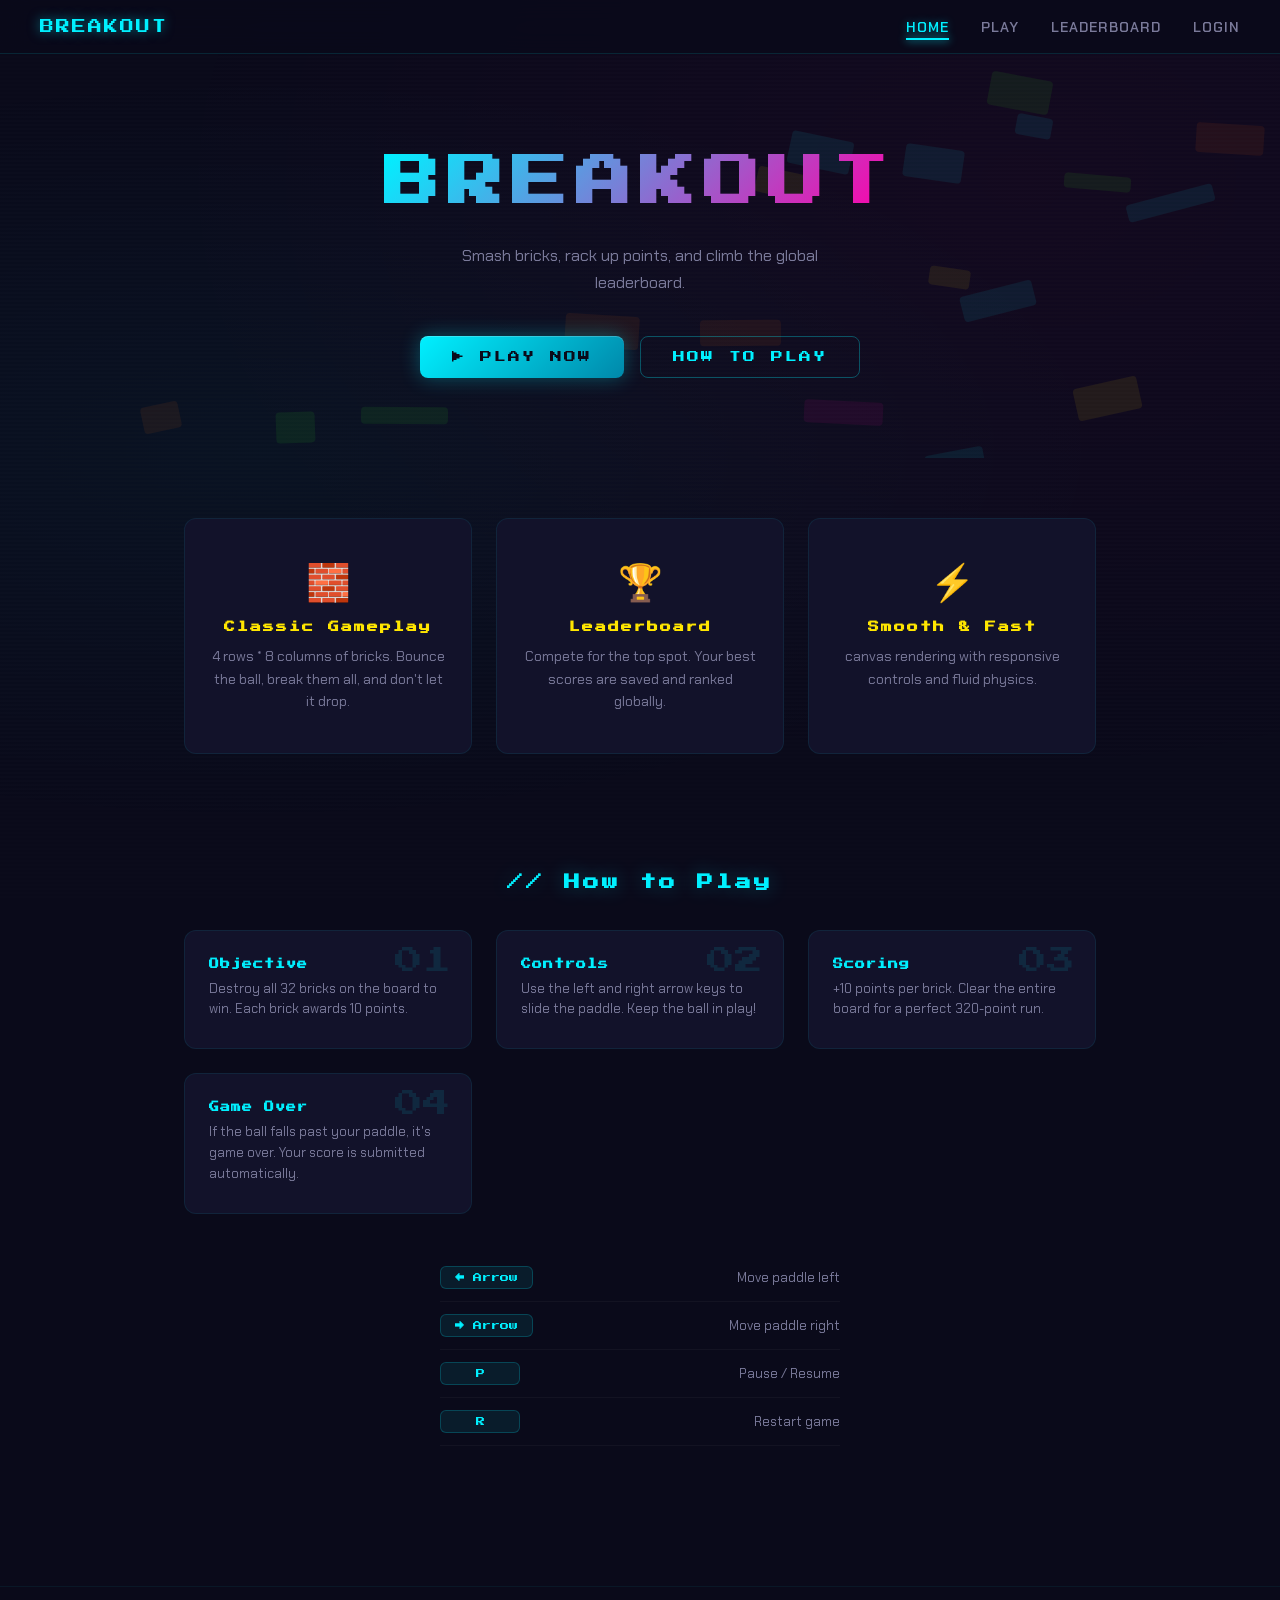
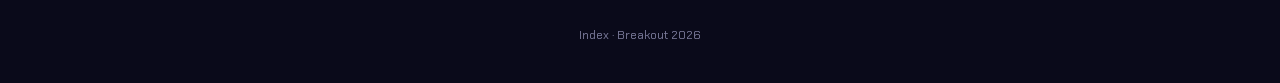
<file: index.html>
<!doctype html>
<html lang="en">
  <head>
    <meta charset="UTF-8" />
    <meta name="viewport" content="width=device-width, initial-scale=1.0" />
    <meta name="author" content="Tony Baxter" />
    <meta
      name="description"
      content="Breakout — a classic arcade brick-breaker game."
    />
    <title>Breakout — Home</title>
    <link rel="stylesheet" href="include/style.css" />
    <link rel="stylesheet" href="include/index.css" />
    <script src="include/index.js" defer></script>
  </head>
  <body>
    <!-- NAV -->
    <nav>
      <a href="index.html" class="nav-logo">BREAKOUT</a>
      <ul class="nav-links">
        <li><a href="index.html" class="active">Home</a></li>
        <li><a href="game.html">Play</a></li>
        <li><a href="leaderboard.html">Leaderboard</a></li>
        <li><a href="login.html" id="nav-auth-link">Login</a></li>
      </ul>
    </nav>

    <!-- HERO -->
    <section class="hero">
      <div class="hero-bricks" id="heroBricks"></div>
      <h1 class="hero-title fade-in"><span>BREAKOUT</span></h1>
      <p class="hero-sub fade-in fade-in-delay-1">
        Smash bricks, rack up points, and climb the global leaderboard.
      </p>
      <div class="hero-actions fade-in fade-in-delay-2">
        <a href="game.html" class="btn btn-primary">▶ Play Now</a>
        <a href="#how-to-play" class="btn btn-secondary">How to Play</a>
      </div>
    </section>

    <!-- FEATURES -->
    <section class="features">
      <div class="container">
        <div class="features-grid">
          <div class="card feature-card fade-in fade-in-delay-1">
            <div class="feature-icon">🧱</div>
            <h3>Classic Gameplay</h3>
            <p>
              4 rows * 8 columns of bricks. Bounce the ball, break them all, and
              don't let it drop.
            </p>
          </div>
          <div class="card feature-card fade-in fade-in-delay-2">
            <div class="feature-icon">🏆</div>
            <h3>Leaderboard</h3>
            <p>
              Compete for the top spot. Your best scores are saved and ranked
              globally.
            </p>
          </div>
          <div class="card feature-card fade-in fade-in-delay-3">
            <div class="feature-icon">⚡</div>
            <h3>Smooth &amp; Fast</h3>
            <p>canvas rendering with responsive controls and fluid physics.</p>
          </div>
        </div>
      </div>
    </section>

    <!-- HOW TO PLAY -->
    <section class="how-to-play" id="how-to-play">
      <div class="container">
        <h2 class="section-title text-center fade-in">// How to Play</h2>

        <div class="rules-grid">
          <div class="card rule-card fade-in fade-in-delay-1">
            <span class="rule-number">01</span>
            <h4>Objective</h4>
            <p>
              Destroy all 32 bricks on the board to win. Each brick awards 10
              points.
            </p>
          </div>
          <div class="card rule-card fade-in fade-in-delay-2">
            <span class="rule-number">02</span>
            <h4>Controls</h4>
            <p>
              Use the left and right arrow keys to slide the paddle. Keep the
              ball in play!
            </p>
          </div>
          <div class="card rule-card fade-in fade-in-delay-3">
            <span class="rule-number">03</span>
            <h4>Scoring</h4>
            <p>
              +10 points per brick. Clear the entire board for a perfect
              320-point run.
            </p>
          </div>
          <div class="card rule-card fade-in fade-in-delay-4">
            <span class="rule-number">04</span>
            <h4>Game Over</h4>
            <p>
              If the ball falls past your paddle, it's game over. Your score is
              submitted automatically.
            </p>
          </div>
        </div>

        <div class="controls-table fade-in fade-in-delay-3">
          <div class="controls-row">
            <span class="key">← Arrow</span>
            <span>Move paddle left</span>
          </div>
          <div class="controls-row">
            <span class="key">→ Arrow</span>
            <span>Move paddle right</span>
          </div>
          <div class="controls-row">
            <span class="key">P</span>
            <span>Pause / Resume</span>
          </div>
          <div class="controls-row">
            <span class="key">R</span>
            <span>Restart game</span>
          </div>
        </div>
      </div>
    </section>

    <!-- FOOTER -->
    <footer>
      <p>Index · Breakout 2026</p>
    </footer>
  </body>
</html>
</file>
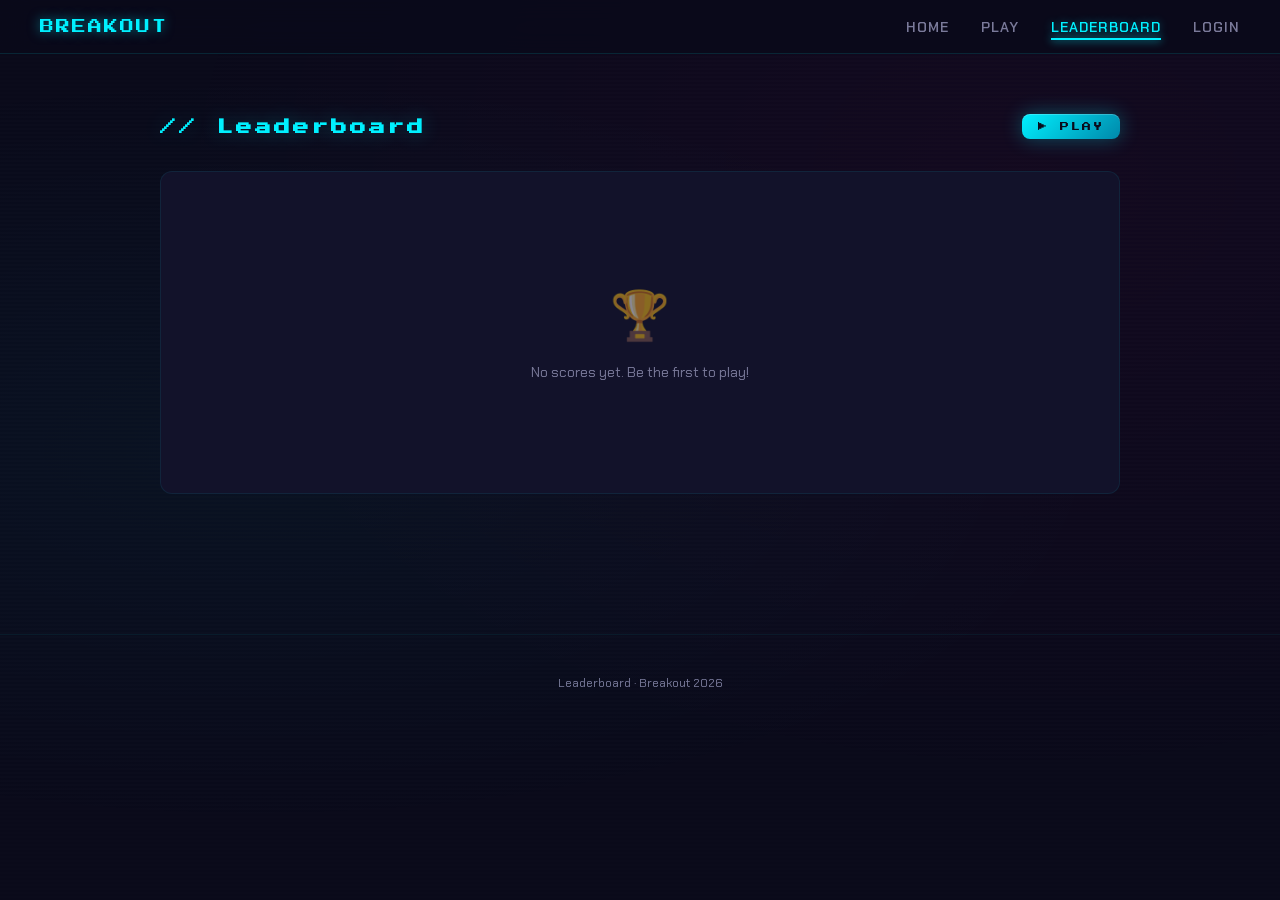
<file: leaderboard.html>
<!doctype html>
<html lang="en">
  <head>
    <meta charset="UTF-8" />
    <meta name="viewport" content="width=device-width, initial-scale=1.0" />
    <meta name="author" content="Tony Baxter" />
    <meta name="description" content="Breakout — Global Leaderboard" />
    <title>Breakout — Leaderboard</title>
    <link rel="stylesheet" href="include/style.css" />
    <link rel="stylesheet" href="include/leaderboard.css" />
    <script src="include/leaderboard.js" defer></script>
  </head>
  <body>
    <!-- NAV -->
    <nav>
      <a href="index.html" class="nav-logo">BREAKOUT</a>
      <ul class="nav-links">
        <li><a href="index.html">Home</a></li>
        <li><a href="game.html">Play</a></li>
        <li><a href="leaderboard.html" class="active">Leaderboard</a></li>
        <li><a href="login.html" id="nav-auth-link">Login</a></li>
      </ul>
    </nav>

    <div class="container lb-wrapper">
      <div class="lb-header fade-in">
        <h2 class="section-title">// Leaderboard</h2>
        <a href="game.html" class="btn btn-primary btn-small">▶ Play</a>
      </div>

      <div class="card fade-in fade-in-delay-1" id="lbCard">
        <div class="lb-empty" id="lbEmpty">
          <div class="lb-empty-icon">🏆</div>
          <p>No scores yet. Be the first to play!</p>
        </div>
        <table class="lb-table" id="lbTable">
          <thead>
            <tr>
              <th>Rank</th>
              <th>Player</th>
              <th>Score</th>
              <th>Date</th>
            </tr>
          </thead>
          <tbody id="lbBody"></tbody>
        </table>
      </div>
    </div>

    <footer>
      <p>Leaderboard · Breakout 2026</p>
    </footer>
  </body>
</html>
</file>
<file: include/style.css>
/* 
   Group Name: Leaderboard Game
   Members: Yifan Sun, Tony Baxter, Zongrui Liu
   Usage: Shared stylesheet for the Breakout website, including global colors,
   typography, navigation, buttons, cards, forms, footer, animations, toast
   messages, and leaderboard table styles.
*/
@import url("https://fonts.googleapis.com/css2?family=Press+Start+2P&family=Chakra+Petch:wght@400;600;700&display=swap");

:root {
  --bg-dark: #0a0a1a;
  --bg-card: #12122a;
  --bg-card-hover: #1a1a3a;
  --neon-cyan: #00f0ff;
  --neon-magenta: #ff00aa;
  --neon-yellow: #ffe600;
  --neon-green: #39ff14;
  --neon-orange: #ff6a00;
  --text-primary: #e8e8f0;
  --text-muted: #7a7a9a;
  --border-glow: rgba(0, 240, 255, 0.3);
  --danger: #ff3355;
  --radius: 8px;
  --font-display: "Press Start 2P", monospace;
  --font-body: "Chakra Petch", sans-serif;
}

*,
*::before,
*::after {
  box-sizing: border-box;
  margin: 0;
  padding: 0;
}

html {
  scroll-behavior: smooth;
}

body {
  background: var(--bg-dark);
  color: var(--text-primary);
  font-family: var(--font-body);
  min-height: 100vh;
  overflow-x: hidden;
  position: relative;
}

body::before {
  content: "";
  position: fixed;
  inset: 0;
  background:
    radial-gradient(
      ellipse at 20% 50%,
      rgba(0, 240, 255, 0.04) 0%,
      transparent 60%
    ),
    radial-gradient(
      ellipse at 80% 20%,
      rgba(255, 0, 170, 0.04) 0%,
      transparent 60%
    ),
    repeating-linear-gradient(
      0deg,
      transparent,
      transparent 2px,
      rgba(255, 255, 255, 0.008) 2px,
      rgba(255, 255, 255, 0.008) 4px
    );
  pointer-events: none;
  z-index: 0;
}

/* ── NAV ── */
nav {
  position: sticky;
  top: 0;
  z-index: 100;
  display: flex;
  align-items: center;
  justify-content: space-between;
  padding: 16px 40px;
  background: rgba(10, 10, 26, 0.85);
  backdrop-filter: blur(16px);
  border-bottom: 1px solid rgba(0, 240, 255, 0.12);
}

.nav-logo {
  font-family: var(--font-display);
  font-size: 14px;
  color: var(--neon-cyan);
  text-decoration: none;
  text-shadow: 0 0 12px rgba(0, 240, 255, 0.5);
  letter-spacing: 2px;
}

.nav-links {
  display: flex;
  gap: 32px;
  list-style: none;
}

.nav-links a {
  color: var(--text-muted);
  text-decoration: none;
  font-family: var(--font-body);
  font-weight: 600;
  font-size: 14px;
  letter-spacing: 1px;
  text-transform: uppercase;
  transition:
    color 0.25s,
    text-shadow 0.25s;
  position: relative;
}

.nav-links a::after {
  content: "";
  position: absolute;
  bottom: -4px;
  left: 0;
  width: 0;
  height: 2px;
  background: var(--neon-cyan);
  box-shadow: 0 0 8px var(--neon-cyan);
  transition: width 0.3s;
}

.nav-links a:hover,
.nav-links a.active {
  color: var(--neon-cyan);
  text-shadow: 0 0 8px rgba(0, 240, 255, 0.4);
}

.nav-links a:hover::after,
.nav-links a.active::after {
  width: 100%;
}

/* ── BUTTONS ── */
.btn {
  display: inline-flex;
  align-items: center;
  justify-content: center;
  gap: 8px;
  padding: 14px 32px;
  font-family: var(--font-display);
  font-size: 12px;
  border: none;
  border-radius: var(--radius);
  cursor: pointer;
  text-decoration: none;
  text-transform: uppercase;
  letter-spacing: 2px;
  transition: all 0.3s;
  position: relative;
  overflow: hidden;
}

.btn-primary {
  background: linear-gradient(135deg, var(--neon-cyan), #0088aa);
  color: var(--bg-dark);
  box-shadow:
    0 0 20px rgba(0, 240, 255, 0.3),
    inset 0 1px 0 rgba(255, 255, 255, 0.2);
}

#btnLogin {
  width: 100%;
  margin-top: 8px;
}

.btn-primary:hover {
  transform: translateY(-2px);
  box-shadow:
    0 0 40px rgba(0, 240, 255, 0.5),
    inset 0 1px 0 rgba(255, 255, 255, 0.2);
}

.btn-secondary {
  background: transparent;
  color: var(--neon-cyan);
  border: 1px solid var(--border-glow);
}

.btn-secondary:hover {
  background: rgba(0, 240, 255, 0.08);
  border-color: var(--neon-cyan);
  box-shadow: 0 0 20px rgba(0, 240, 255, 0.15);
}

.btn-danger {
  background: linear-gradient(135deg, var(--danger), #aa0022);
  color: #fff;
}

.btn-small {
  padding: 8px 16px;
  font-size: 9px;
}

/* ── CARDS ── */
.card {
  background: var(--bg-card);
  border: 1px solid rgba(0, 240, 255, 0.08);
  border-radius: 12px;
  padding: 32px;
  position: relative;
  transition:
    border-color 0.3s,
    box-shadow 0.3s;
}

.card:hover {
  border-color: var(--border-glow);
  box-shadow: 0 0 30px rgba(0, 240, 255, 0.06);
}

/* ── FORM ── */
.form-group {
  margin-bottom: 20px;
}

.form-group label {
  display: block;
  font-family: var(--font-display);
  font-size: 9px;
  color: var(--neon-cyan);
  margin-bottom: 8px;
  letter-spacing: 2px;
  text-transform: uppercase;
}

.form-group input {
  width: 100%;
  padding: 14px 16px;
  background: rgba(0, 0, 0, 0.4);
  border: 1px solid rgba(0, 240, 255, 0.15);
  border-radius: var(--radius);
  color: var(--text-primary);
  font-family: var(--font-body);
  font-size: 15px;
  outline: none;
  transition:
    border-color 0.3s,
    box-shadow 0.3s;
}

.form-group input:focus {
  border-color: var(--neon-cyan);
  box-shadow: 0 0 12px rgba(0, 240, 255, 0.15);
}

.form-error {
  color: var(--danger);
  font-size: 12px;
  margin-top: 6px;
  display: none;
}

/* ── FOOTER ── */
footer {
  text-align: center;
  padding: 40px 20px;
  color: var(--text-muted);
  font-size: 12px;
  border-top: 1px solid rgba(0, 240, 255, 0.06);
  margin-top: 80px;
}

footer span {
  color: var(--neon-cyan);
}

/* ── UTILITIES ── */
.container {
  width: 100%;
  max-width: 960px;
  margin: 0 auto;
  padding: 0 24px;
  position: relative;
  z-index: 1;
}

.text-center {
  text-align: center;
}

.section-title {
  font-family: var(--font-display);
  font-size: 16px;
  color: var(--neon-cyan);
  text-shadow: 0 0 20px rgba(0, 240, 255, 0.3);
  margin-bottom: 40px;
  letter-spacing: 3px;
}

/* ── ANIMATIONS ── */

@keyframes pulseGlow {
  0%,
  100% {
    box-shadow: 0 0 20px rgba(0, 240, 255, 0.3);
  }
  50% {
    box-shadow: 0 0 40px rgba(0, 240, 255, 0.6);
  }
}

@keyframes fadeInUp {
  from {
    opacity: 0;
    transform: translateY(30px);
  }
  to {
    opacity: 1;
    transform: translateY(0);
  }
}

.fade-in {
  animation: fadeInUp 0.6s ease-out both;
}

.pulseGlow {
  animation: pulseGlow 1s ease-out both;
}

.fade-in-delay-1 {
  animation-delay: 0.15s;
}
.fade-in-delay-2 {
  animation-delay: 0.3s;
}
.fade-in-delay-3 {
  animation-delay: 0.45s;
}
.fade-in-delay-4 {
  animation-delay: 0.6s;
}

/* ── TOAST ── */
.toast {
  position: fixed;
  bottom: 30px;
  left: 50%;
  transform: translateX(-50%) translateY(100px);
  padding: 14px 28px;
  border-radius: var(--radius);
  font-family: var(--font-body);
  font-size: 14px;
  font-weight: 600;
  z-index: 9999;
  transition: transform 0.4s cubic-bezier(0.34, 1.56, 0.64, 1);
  pointer-events: none;
}

.toast.show {
  transform: translateX(-50%) translateY(0);
}

.toast-success {
  background: rgba(57, 255, 20, 0.15);
  border: 1px solid var(--neon-green);
  color: var(--neon-green);
}

.toast-error {
  background: rgba(255, 51, 85, 0.15);
  border: 1px solid var(--danger);
  color: var(--danger);
}

/* ── TABLE ── */
.lb-table {
  width: 100%;
  border-collapse: separate;
  border-spacing: 0 6px;
}

.lb-table thead th {
  font-family: var(--font-display);
  font-size: 9px;
  color: var(--text-muted);
  text-transform: uppercase;
  letter-spacing: 2px;
  padding: 12px 16px;
  text-align: left;
  border-bottom: 1px solid rgba(0, 240, 255, 0.1);
}

.lb-table tbody tr {
  background: var(--bg-card);
  transition: background 0.2s;
}

.lb-table tbody tr:hover {
  background: var(--bg-card-hover);
}

.lb-table td {
  padding: 14px 16px;
  font-size: 14px;
}

.lb-table td:first-child {
  border-radius: var(--radius) 0 0 var(--radius);
}

.lb-table td:last-child {
  border-radius: 0 var(--radius) var(--radius) 0;
}

.rank-gold {
  color: var(--neon-yellow);
  font-family: var(--font-display);
  font-size: 12px;
}
.rank-silver {
  color: #c0c0c0;
  font-family: var(--font-display);
  font-size: 12px;
}
.rank-bronze {
  color: #cd7f32;
  font-family: var(--font-display);
  font-size: 12px;
}

/* ── RESPONSIVE ── */
@media (max-width: 640px) {
  nav {
    padding: 12px 16px;
    flex-wrap: wrap;
    gap: 12px;
  }
  .nav-links {
    gap: 16px;
  }
  .nav-links a {
    font-size: 11px;
  }
  .container {
    padding: 0 16px;
  }
  .section-title {
    font-size: 13px;
  }
  .btn {
    padding: 12px 20px;
    font-size: 10px;
  }
}
</file>
<file: include/index.css>
/* 
   Group Name: leaderboard game
   Members: Yifan Sun, Tony Baxter, Zongrui Liu
   Author: Tony Baxter
   Usage: Styles for the index page
*/
/* ── HERO ── */
.hero {
  display: flex;
  flex-direction: column;
  align-items: center;
  justify-content: center;
  text-align: center;
  padding: 100px 20px 80px;
  position: relative;
}

.hero-title {
  font-family: var(--font-display);
  font-size: clamp(32px, 6vw, 56px);
  color: #fff;
  letter-spacing: 8px;
  margin-bottom: 8px;
  position: relative;
  animation: float 4s ease-in-out infinite;
}

.hero-title span {
  background: linear-gradient(135deg, var(--neon-cyan), var(--neon-magenta));
  -webkit-background-clip: text;
  -webkit-text-fill-color: transparent;
  background-clip: text;
}

.hero-sub {
  font-size: 16px;
  color: var(--text-muted);
  max-width: 440px;
  line-height: 1.7;
  margin: 24px 0 40px;
}

.hero-actions {
  display: flex;
  gap: 16px;
  flex-wrap: wrap;
  justify-content: center;
}

/* ── DECORATIVE BRICKS ── */
.hero-bricks {
  position: absolute;
  inset: 0;
  overflow: hidden;
  pointer-events: none;
  z-index: -1;
}

.hero-brick {
  position: absolute;
  border-radius: 4px;
  opacity: 0.08;
}

/* ── FEATURES ── */
.features {
  padding: 60px 0;
}

.features-grid {
  display: grid;
  grid-template-columns: repeat(auto-fit, minmax(260px, 1fr));
  gap: 24px;
}

.feature-card {
  text-align: center;
  padding: 40px 24px;
}

.feature-icon {
  font-size: 36px;
  margin-bottom: 16px;
}

.feature-card h3 {
  font-family: var(--font-display);
  font-size: 11px;
  color: var(--neon-yellow);
  margin-bottom: 12px;
  letter-spacing: 2px;
}

.feature-card p {
  color: var(--text-muted);
  font-size: 14px;
  line-height: 1.6;
}

/* ── HOW TO PLAY ── */
.how-to-play {
  padding: 60px 0;
}

.rules-grid {
  display: grid;
  grid-template-columns: repeat(auto-fit, minmax(220px, 1fr));
  gap: 24px;
}

.rule-card {
  padding: 28px 24px;
  position: relative;
}

.rule-number {
  font-family: var(--font-display);
  font-size: 28px;
  color: rgba(0, 240, 255, 0.1);
  position: absolute;
  top: 16px;
  right: 20px;
}

.rule-card h4 {
  font-family: var(--font-display);
  font-size: 10px;
  color: var(--neon-cyan);
  margin-bottom: 10px;
  letter-spacing: 1px;
}

.rule-card p {
  color: var(--text-muted);
  font-size: 13px;
  line-height: 1.6;
}

.controls-table {
  width: 100%;
  max-width: 400px;
  margin: 40px auto 0;
}

.controls-table .key {
  display: inline-block;
  padding: 6px 14px;
  background: rgba(0, 240, 255, 0.08);
  border: 1px solid rgba(0, 240, 255, 0.2);
  border-radius: 6px;
  font-family: var(--font-display);
  font-size: 9px;
  color: var(--neon-cyan);
  min-width: 80px;
  text-align: center;
}

.controls-row {
  display: flex;
  align-items: center;
  justify-content: space-between;
  padding: 12px 0;
  border-bottom: 1px solid rgba(255, 255, 255, 0.04);
}

.controls-row span:last-child {
  color: var(--text-muted);
  font-size: 13px;
}
</file>
<file: include/leaderboard.css>
/* 
   Group Name: leaderboard game
   Members: Yifan Sun, Tony Baxter, Zongrui Liu
   Author: Tony Baxter
   Usage: Styles for the leaderboad page
*/
.lb-wrapper {
  padding: 60px 0;
}

.section-title {
  margin-bottom: 0;
}

#lbTable {
  display: none;
}

.lb-header {
  display: flex;
  align-items: center;
  justify-content: space-between;
  margin-bottom: 32px;
  flex-wrap: wrap;
  gap: 16px;
}

.lb-empty {
  text-align: center;
  padding: 80px 20px;
  color: var(--text-muted);
  font-size: 14px;
}

.lb-empty-icon {
  font-size: 48px;
  margin-bottom: 16px;
  opacity: 0.5;
}

.player-name {
  color: var(--text-primary);
  font-weight: 600;
}

.player-score {
  font-family: var(--font-display);
  font-size: 12px;
  color: var(--neon-yellow);
}

.player-date {
  color: var(--text-muted);
  font-size: 12px;
}

.your-row {
  outline: 1px solid rgba(0, 240, 255, 0.2);
  background: rgba(0, 240, 255, 0.04) !important;
}
</file>
